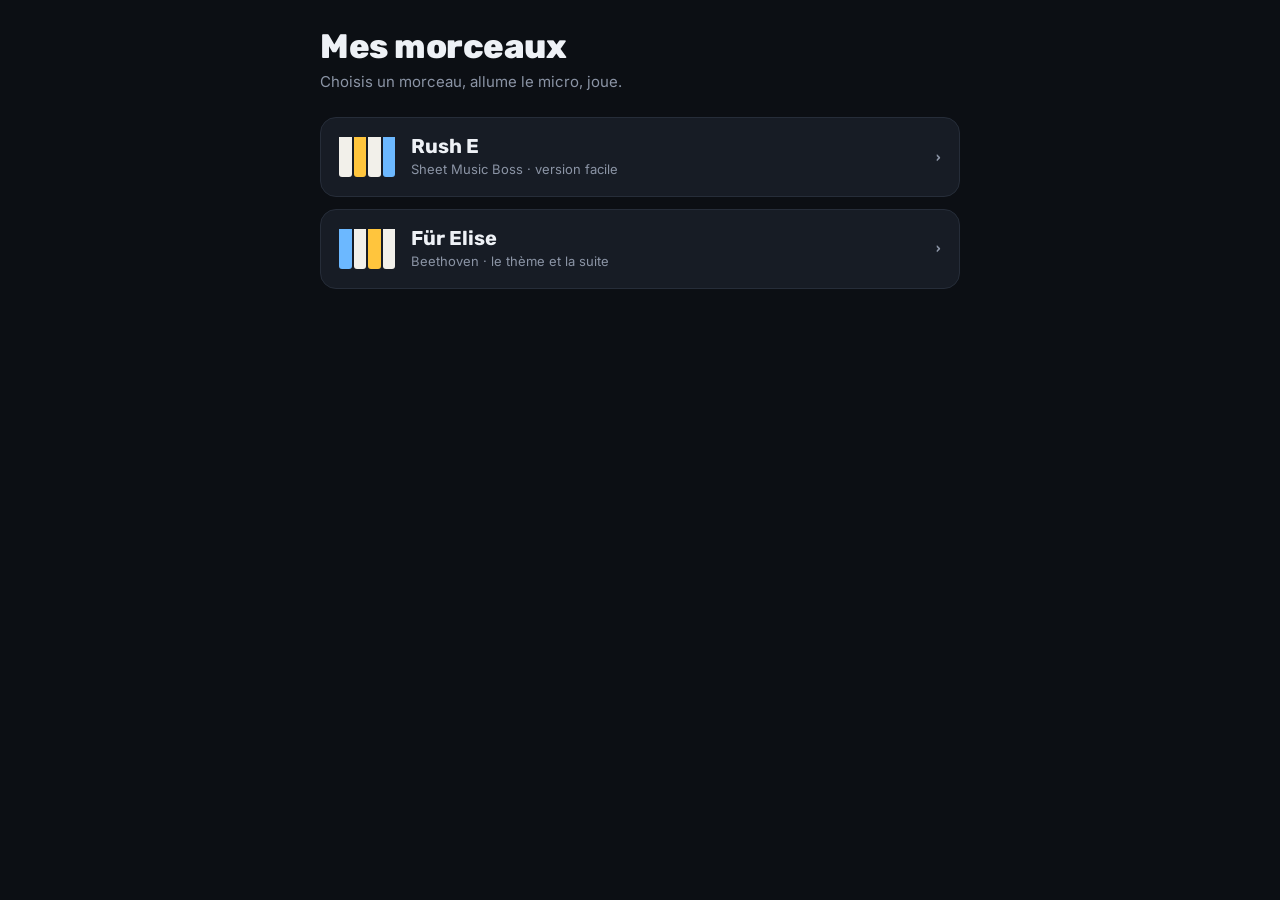
<file: index.html>
<!doctype html>
<html lang="fr">
<head>
<meta charset="utf-8">
<meta name="viewport" content="width=device-width,initial-scale=1,viewport-fit=cover">
<title>Mes morceaux au piano</title>
<link rel="preconnect" href="https://fonts.googleapis.com">
<link rel="preconnect" href="https://fonts.gstatic.com" crossorigin>
<link rel="stylesheet" href="https://fonts.googleapis.com/css2?family=Rubik:wght@500;700;800&family=Inter:wght@400;500;600&display=swap">
<style>
:root{--ink:#0c0f14;--panel:#171c25;--line:#262d39;--muted:#8b94a5;--text:#eef1f6;--amber:#ffc53d;--lh:#6cb8ff;
  --f-display:"Rubik",ui-rounded,system-ui,sans-serif;--f-text:"Inter",system-ui,-apple-system,"Segoe UI",Roboto,sans-serif;color-scheme:dark}
*{box-sizing:border-box}
html,body{margin:0;min-height:100%}
body{background:var(--ink);color:var(--text);font:15px/1.45 var(--f-text);
  padding-block:max(28px,env(safe-area-inset-top,0px)) max(28px,env(safe-area-inset-bottom,0px));
  padding-left:max(16px,env(safe-area-inset-left,0px));padding-right:max(16px,env(safe-area-inset-right,0px))}
main{max-width:640px;margin:0 auto}
h1{font:800 34px/1.1 var(--f-display);margin:0 0 6px;letter-spacing:-.5px}
p{color:var(--muted);margin:0 0 24px}
.list{display:grid;gap:12px}
a.song{display:flex;align-items:center;gap:16px;padding:16px 18px;border:1px solid var(--line);border-radius:16px;background:var(--panel);color:inherit;text-decoration:none}
a.song:hover,a.song:focus-visible{border-color:var(--amber);outline:none}
.keys{flex:none;width:56px;height:40px;display:grid;grid-template-columns:repeat(4,1fr);gap:2px}
.keys i{background:#f2f0ea;border-radius:0 0 3px 3px}
.keys i.on{background:var(--amber)}.keys i.lh{background:var(--lh)}
.song b{display:block;font:700 20px/1.2 var(--f-display)}
.song span{color:var(--muted);font-size:13px}
.go{margin-left:auto;color:var(--muted);font:700 22px/1 var(--f-display)}
</style>
</head>
<body>
<main>
  <h1>Mes morceaux</h1>
  <p>Choisis un morceau, allume le micro, joue.</p>
  <div class="list">
    <a class="song" href="rush-e/"><div class="keys" aria-hidden="true"><i></i><i class="on"></i><i></i><i class="lh"></i></div>
      <div><b>Rush E</b><span>Sheet Music Boss · version facile</span></div><span class="go">›</span></a>
    <a class="song" href="fur-elise/"><div class="keys" aria-hidden="true"><i class="lh"></i><i></i><i class="on"></i><i></i></div>
      <div><b>Für Elise</b><span>Beethoven · le thème et la suite</span></div><span class="go">›</span></a>
  </div>
</main>
</body>
</html>
</file>
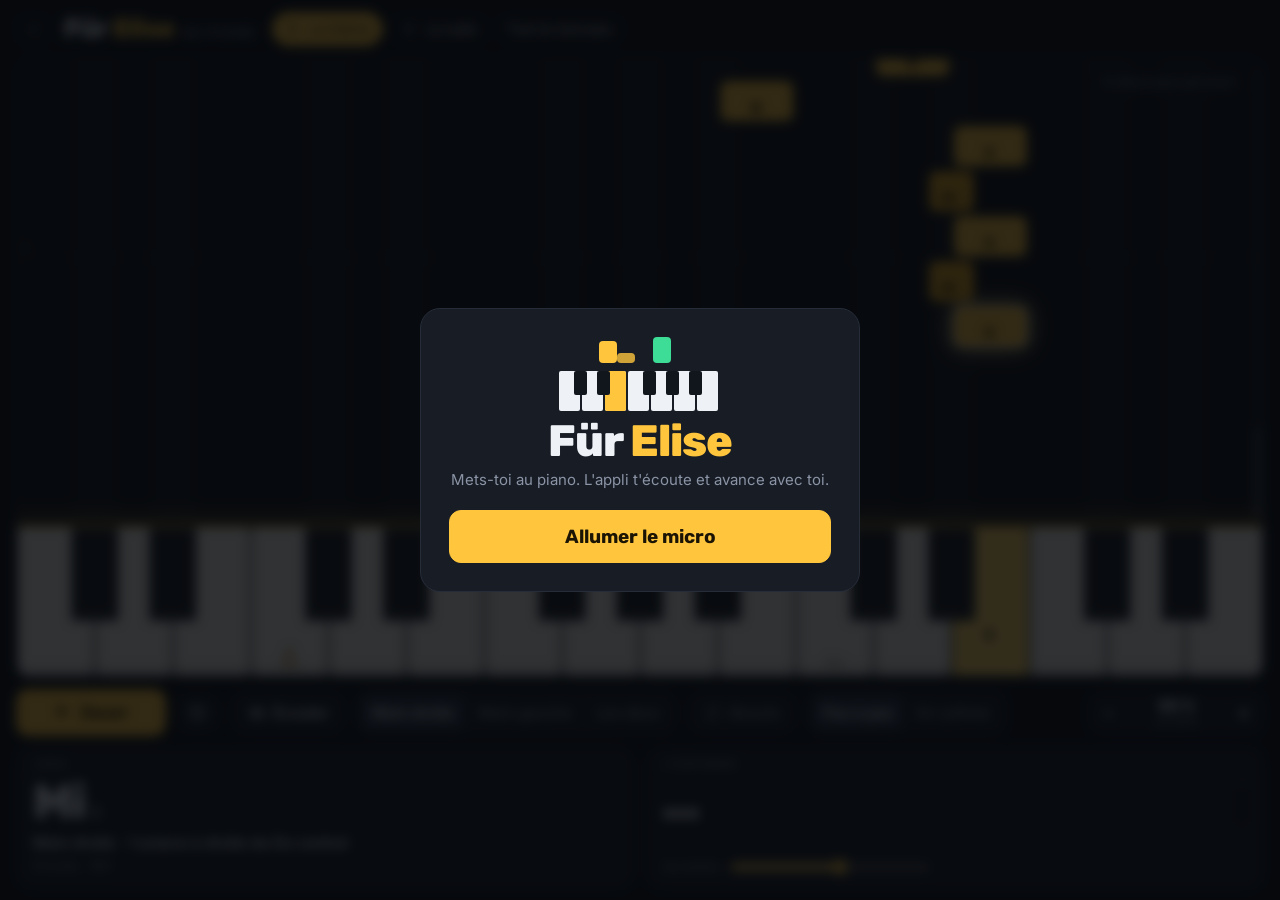
<file: fur-elise/index.html>
<!doctype html>
<html lang="fr">
<head>
<meta charset="utf-8">
<meta name="viewport" content="width=device-width,initial-scale=1,viewport-fit=cover">
<title>Für Elise · Piano</title>
<link rel="preconnect" href="https://fonts.googleapis.com">
<link rel="preconnect" href="https://fonts.gstatic.com" crossorigin>
<link rel="stylesheet" href="https://fonts.googleapis.com/css2?family=Rubik:wght@500;700;800&family=Inter:wght@400;500;600&display=swap">
<link rel="stylesheet" href="../piano/trainer.css">
</head>
<body>
<div id="app">
  <header>
    <a class="home" href="../" aria-label="Tous les morceaux">‹</a>
    <div class="brand"><b>Für <i>Elise</i></b><span>au piano</span></div>
    <nav class="chips" id="chips" aria-label="Parties du morceau"></nav>
  </header>

  <section class="stage" id="stage">
    <canvas id="hw" aria-label="Notes qui tombent sur le clavier"></canvas>
    <div class="big" id="big"></div>
    <div class="pop" id="pop"></div>
    <div class="scrollhint" id="scrollHint">⇅ Glisse pour parcourir</div>
  </section>

  <section class="controls">
    <button class="btn primary" id="playBtn" type="button"><span id="playIc"></span><span id="playTx">Jouer</span></button>
    <button class="btn icon" id="restartBtn" type="button" title="Recommencer (R)" aria-label="Recommencer"></button>
    <button class="btn" id="listenBtn" type="button"></button>
    <div class="seg" role="group" aria-label="Main">
      <button type="button" id="hRight" aria-pressed="true">Main droite</button>
      <button type="button" id="hLeft" aria-pressed="false">Main gauche</button>
      <button type="button" id="hBoth" aria-pressed="false">Les deux</button>
    </div>
    <button class="btn toggle" id="bassBtn" type="button" aria-pressed="false" title="La main gauche ne joue que les basses (sans les accords)">Basses seules</button>
    <button class="btn toggle" id="loopBtn" type="button" aria-pressed="false" title="Rejouer en boucle la mesure où tu es"></button>
    <div class="seg" role="group" aria-label="Mode">
      <button type="button" id="mWait" aria-pressed="true">Pas à pas</button>
      <button type="button" id="mRhythm" aria-pressed="false">En rythme</button>
    </div>
    <span class="spacer"></span>
    <div class="speed" role="group" aria-label="Vitesse">
      <button type="button" id="slower" aria-label="Moins vite">−</button>
      <output id="speedOut"><b>50 %</b><small>55 BPM</small></output>
      <button type="button" id="faster" aria-label="Plus vite">+</button>
    </div>
  </section>

  <section class="panel">
    <div class="card">
      <div class="lbl">Joue</div>
      <div class="note-big" id="tNote">Mi</div>
      <div class="where" id="tWhere"></div>
      <div class="next" id="tNext"></div>
    </div>
    <div class="card">
      <div class="lbl">J'entends</div>
      <div class="row">
        <div class="heard-note" id="hNote">…</div>
        <div class="meter" title="Volume du micro"><i id="lvl"></i><u id="gateMark"></u></div>
      </div>
      <div class="hint" id="hHint"></div>
      <label class="sens" for="sens">Sensibilité <input type="range" id="sens" min="1" max="10" step="1" value="6"></label>
    </div>
  </section>
</div>

<div class="overlay" id="startOv">
  <div class="dialog">
    <svg class="logo" viewBox="0 0 170 76" aria-hidden="true">
      <rect x="44" y="4" width="18" height="22" rx="4" fill="#ffc53d"/><rect x="62" y="16" width="18" height="10" rx="4" fill="#ffc53d" opacity=".8"/><rect x="98" y="0" width="18" height="26" rx="4" fill="#3ddc97"/>
      <g fill="#eef1f6"><rect x="4" y="34" width="21" height="40" rx="2"/><rect x="27" y="34" width="21" height="40" rx="2"/><rect x="50" y="34" width="21" height="40" rx="2"/><rect x="73" y="34" width="21" height="40" rx="2"/><rect x="96" y="34" width="21" height="40" rx="2"/><rect x="119" y="34" width="21" height="40" rx="2"/><rect x="142" y="34" width="21" height="40" rx="2"/></g>
      <rect x="50" y="34" width="21" height="40" rx="2" fill="#ffc53d"/>
      <g fill="#11151c"><rect x="19" y="34" width="13" height="24" rx="2"/><rect x="42" y="34" width="13" height="24" rx="2"/><rect x="88" y="34" width="13" height="24" rx="2"/><rect x="111" y="34" width="13" height="24" rx="2"/><rect x="134" y="34" width="13" height="24" rx="2"/></g>
    </svg>
    <h1>Für <i>Elise</i></h1>
    <p>Mets-toi au piano. L'appli t'écoute et avance avec toi.</p>
    <div class="err" id="startErr" hidden></div>
    <button class="btn primary" id="goBtn" type="button">Allumer le micro</button>
    <button class="mini" id="noMicBtn" type="button" hidden>Continuer sans micro</button>
  </div>
</div>

<div class="overlay" id="endOv" hidden>
  <div class="dialog">
    <div class="lbl" id="endSec">Les Mi</div>
    <div class="stars" id="endStars"></div>
    <div class="score" id="endScore"></div>
    <button class="btn primary" id="endNext" type="button">Partie suivante</button>
    <div class="btns">
      <button class="btn" id="endAgain" type="button">Rejouer</button>
      <button class="btn" id="endFaster" type="button">Plus vite</button>
    </div>
  </div>
</div>

<script src="../piano/trainer.js"></script>
<script>
// Für Elise (Beethoven, WoO 59), en la mineur, mesure à 3/8.
// Unité = la croche ; une double croche = 0,5. Deux notes d'anacrouse (Mi Ré♯) avant la mesure 1.
PianoTrainer(({N})=>{
const OFF=1,BAR=3;
const at=(off,bar,s)=>off+(bar-1)*BAR+s*.5;           // s = double croche n° 0 à 5 dans la mesure
const six=(off,bar,arr)=>arr.map((m,s)=>N(at(off,bar,s),.5,m));
// Main gauche : arpège de trois doubles croches au début de chaque mesure (la 3e est tenue).
const arp=(off,bar,[a,b,c])=>[N(at(off,bar,0),.5,a),N(at(off,bar,1),.5,b),N(at(off,bar,2),1,c)];
const LA=[45,52,57],MI=[40,52,56],DO=[48,55,60],SOL=[43,55,59];
// Mesure « une note longue puis trois doubles croches » (le motif La… Do Mi La)
const tri=(off,bar,long,a,b,c,dur=1)=>[N(at(off,bar,0),dur,long),N(at(off,bar,3),.5,a),N(at(off,bar,4),.5,b),N(at(off,bar,5),.5,c)];

function theme(off,{pickup=true}={}){
  const rh=[...(pickup?[N(off-1,.5,76),N(off-.5,.5,75)]:[]),
    ...six(off,1,[76,75,76,71,74,72]), ...tri(off,2,69,60,64,69), ...tri(off,3,71,64,68,71), ...tri(off,4,72,64,76,75),
    ...six(off,5,[76,75,76,71,74,72]), ...tri(off,6,69,60,64,69), ...tri(off,7,71,64,72,71), N(at(off,8,0),1.5,69)];
  const lh=[...arp(off,2,LA),...arp(off,3,MI),...arp(off,4,LA),...arp(off,6,LA),...arp(off,7,MI),...arp(off,8,LA)];
  return {rh,lh};
}
// Partie B : 2e fin (La Si Do Ré), puis Mi Sol Fa Mi / Ré Fa Mi Ré / Do Mi Ré Do, et Si qui ramène au thème (Mi Ré♯).
function suite(off){
  const rh=[...tri(off,1,69,71,72,74), ...tri(off,2,76,67,77,76,1.5), ...tri(off,3,74,65,76,74,1.5), ...tri(off,4,72,64,74,72,1.5), ...tri(off,5,71,64,76,75)];
  const lh=[...arp(off,1,LA),...arp(off,2,DO),...arp(off,3,SOL),...arp(off,4,LA),...arp(off,5,MI)];
  return {rh,lh};
}
const t=theme(OFF),s=suite(0);
// Tout : thème (sans sa 1re fin) → suite → thème complet
const t1=theme(OFF),cut=at(OFF,8,0),s2=suite(cut),t2=theme(at(OFF,13,0),{pickup:false});
const PARTS={
  theme:{name:'Le thème',off:OFF,len:at(OFF,9,0),rh:t.rh,lh:t.lh},
  suite:{name:'La suite',off:0,len:at(0,6,0),rh:s.rh,lh:s.lh},
  tout:{name:'Tout le morceau',off:OFF,len:at(OFF,21,0),
    rh:[...t1.rh.filter(n=>n.beat<cut),...s2.rh,...t2.rh],lh:[...t1.lh.filter(n=>n.beat<cut),...s2.lh,...t2.lh]}
};
return {key:'furElise.piano.v1',bpm:130,bar:BAR,start:'theme',order:['theme','suite'],parts:PARTS,
  // « Basses seules » : la main gauche ne garde que la basse du début de chaque mesure
  isBass:(n,part)=>Math.abs((((n.beat-(part.off||0))%BAR)+BAR)%BAR)<1e-6};
});
</script>
</body>
</html>
</file>
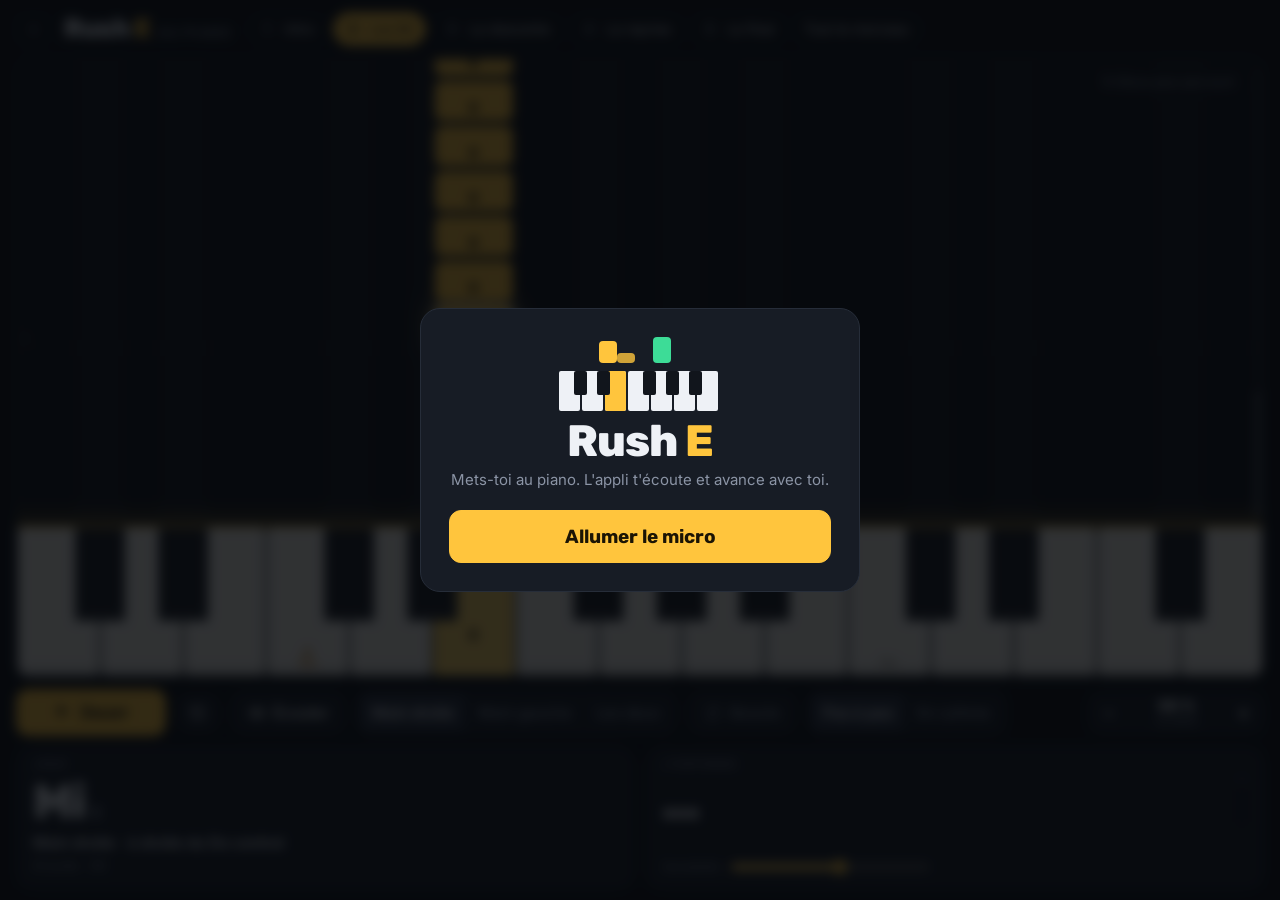
<file: rush-e/index.html>
<!doctype html>
<html lang="fr">
<head>
<meta charset="utf-8">
<meta name="viewport" content="width=device-width,initial-scale=1,viewport-fit=cover">
<title>Rush E · Piano</title>
<link rel="preconnect" href="https://fonts.googleapis.com">
<link rel="preconnect" href="https://fonts.gstatic.com" crossorigin>
<link rel="stylesheet" href="https://fonts.googleapis.com/css2?family=Rubik:wght@500;700;800&family=Inter:wght@400;500;600&display=swap">
<link rel="stylesheet" href="../piano/trainer.css">
</head>
<body>
<div id="app">
  <header>
    <a class="home" href="../" aria-label="Tous les morceaux">‹</a>
    <div class="brand"><b>Rush <i>E</i></b><span>au piano</span></div>
    <nav class="chips" id="chips" aria-label="Parties du morceau"></nav>
  </header>

  <section class="stage" id="stage">
    <canvas id="hw" aria-label="Notes qui tombent sur le clavier"></canvas>
    <div class="big" id="big"></div>
    <div class="pop" id="pop"></div>
    <div class="scrollhint" id="scrollHint">⇅ Glisse pour parcourir</div>
  </section>

  <section class="controls">
    <button class="btn primary" id="playBtn" type="button"><span id="playIc"></span><span id="playTx">Jouer</span></button>
    <button class="btn icon" id="restartBtn" type="button" title="Recommencer (R)" aria-label="Recommencer"></button>
    <button class="btn" id="listenBtn" type="button"></button>
    <div class="seg" role="group" aria-label="Main">
      <button type="button" id="hRight" aria-pressed="true">Main droite</button>
      <button type="button" id="hLeft" aria-pressed="false">Main gauche</button>
      <button type="button" id="hBoth" aria-pressed="false">Les deux</button>
    </div>
    <button class="btn toggle" id="bassBtn" type="button" aria-pressed="false" title="La main gauche ne joue que les basses (sans les accords)">Basses seules</button>
    <button class="btn toggle" id="loopBtn" type="button" aria-pressed="false" title="Rejouer en boucle la mesure où tu es"></button>
    <div class="seg" role="group" aria-label="Mode">
      <button type="button" id="mWait" aria-pressed="true">Pas à pas</button>
      <button type="button" id="mRhythm" aria-pressed="false">En rythme</button>
    </div>
    <span class="spacer"></span>
    <div class="speed" role="group" aria-label="Vitesse">
      <button type="button" id="slower" aria-label="Moins vite">−</button>
      <output id="speedOut"><b>50 %</b><small>55 BPM</small></output>
      <button type="button" id="faster" aria-label="Plus vite">+</button>
    </div>
  </section>

  <section class="panel">
    <div class="card">
      <div class="lbl">Joue</div>
      <div class="note-big" id="tNote">Mi</div>
      <div class="where" id="tWhere"></div>
      <div class="next" id="tNext"></div>
    </div>
    <div class="card">
      <div class="lbl">J'entends</div>
      <div class="row">
        <div class="heard-note" id="hNote">…</div>
        <div class="meter" title="Volume du micro"><i id="lvl"></i><u id="gateMark"></u></div>
      </div>
      <div class="hint" id="hHint"></div>
      <label class="sens" for="sens">Sensibilité <input type="range" id="sens" min="1" max="10" step="1" value="6"></label>
    </div>
  </section>
</div>

<div class="overlay" id="startOv">
  <div class="dialog">
    <svg class="logo" viewBox="0 0 170 76" aria-hidden="true">
      <rect x="44" y="4" width="18" height="22" rx="4" fill="#ffc53d"/><rect x="62" y="16" width="18" height="10" rx="4" fill="#ffc53d" opacity=".8"/><rect x="98" y="0" width="18" height="26" rx="4" fill="#3ddc97"/>
      <g fill="#eef1f6"><rect x="4" y="34" width="21" height="40" rx="2"/><rect x="27" y="34" width="21" height="40" rx="2"/><rect x="50" y="34" width="21" height="40" rx="2"/><rect x="73" y="34" width="21" height="40" rx="2"/><rect x="96" y="34" width="21" height="40" rx="2"/><rect x="119" y="34" width="21" height="40" rx="2"/><rect x="142" y="34" width="21" height="40" rx="2"/></g>
      <rect x="50" y="34" width="21" height="40" rx="2" fill="#ffc53d"/>
      <g fill="#11151c"><rect x="19" y="34" width="13" height="24" rx="2"/><rect x="42" y="34" width="13" height="24" rx="2"/><rect x="88" y="34" width="13" height="24" rx="2"/><rect x="111" y="34" width="13" height="24" rx="2"/><rect x="134" y="34" width="13" height="24" rx="2"/></g>
    </svg>
    <h1>Rush <i>E</i></h1>
    <p>Mets-toi au piano. L'appli t'écoute et avance avec toi.</p>
    <div class="err" id="startErr" hidden></div>
    <button class="btn primary" id="goBtn" type="button">Allumer le micro</button>
    <button class="mini" id="noMicBtn" type="button" hidden>Continuer sans micro</button>
  </div>
</div>

<div class="overlay" id="endOv" hidden>
  <div class="dialog">
    <div class="lbl" id="endSec">Les Mi</div>
    <div class="stars" id="endStars"></div>
    <div class="score" id="endScore"></div>
    <button class="btn primary" id="endNext" type="button">Partie suivante</button>
    <div class="btns">
      <button class="btn" id="endAgain" type="button">Rejouer</button>
      <button class="btn" id="endFaster" type="button">Plus vite</button>
    </div>
  </div>
</div>

<script src="../piano/trainer.js"></script>
<script>
PianoTrainer(({N,eighths,rep})=>{
// Main gauche « La mineur » : La grave, Do+Mi, Mi grave, Do+Mi.
function amPattern(){const r=[];for(let b=0;b<4;b++)r.push(N(4*b,1,45),N(4*b+1,1,[48,52]),N(4*b+2,1,40),N(4*b+3,1,[48,52]));return r;}

// Notes relevées dans la vidéo (son + blocs qui tombent), à la hauteur réelle du piano.
// 64 = Mi juste au-dessus du Do central (60).
const PARTS={
  intro:{name:'Intro',len:16,rh:[],lh:amPattern()},
  mi:{name:'Les Mi',len:16,
      rh:[...eighths(0,rep(21,64)),N(10.5,.5,65),N(11,.5,64),N(11.5,.5,63),N(12,1,64),N(13,1,69),N(14,2,72)],
      lh:amPattern()},
  descente:{name:'La descente',len:16,
      rh:[...eighths(0,[74,74,74,74,74,72,71,74, 72,72,72,72,72,71,69,72, 71,71,71,71]),N(10,1,66),N(11,1,71),N(12,2,68)],
      lh:[N(0,1,44),N(1,1,[50,52]),N(2,1,40),N(3,1,[50,52]),N(4,1,45),N(5,1,[48,52]),N(6,1,40),N(7,1,[48,52]),
          N(8,1,47),N(9,1,[54,57]),N(10,1,42),N(11,1,[51,57]),N(12,2,[52,56])]},
  reprise:{name:'La reprise',len:16,
      rh:[...eighths(0,rep(16,64)),...eighths(8,[64,65,64,63]),N(10,1,64),N(11,.5,69),N(11.5,.5,72),N(12,1,76),N(13,1,81),N(14,2,84)],
      lh:amPattern()},
  final:{name:'Le final',len:14,
      rh:[...eighths(0,[86,84,83,86,84,83,81,84, 83,81,80,83,81,76,72,69, 77,76,74,72,71,69,68,71]),N(12,2,69)],
      lh:[N(0,1,50),N(1,1,[53,57]),N(2,1,48),N(3,1,[52,57]),N(4,1,47),N(5,1,[52,56]),N(6,1,45),N(7,1,[52,57]),
          N(8,1,40),N(9,1,42),N(10,2,44),N(12,2,[45,57])]}
};
const ORDER=['intro','mi','descente','reprise','final'];
(function buildAll(){
  let off=0;const rh=[],lh=[];
  ORDER.forEach(id=>{const p=PARTS[id];
    // « Tout » à la main droite : l'intro se joue quand même (elle n'existe qu'à la main gauche).
    (id==='intro'?p.lh:p.rh).forEach(n=>rh.push({...N(n.beat+off,n.dur,n.m),hand:id==='intro'?'lh':'rh'}));
    p.lh.forEach(n=>lh.push(N(n.beat+off,n.dur,n.m)));off+=p.len;});
  PARTS.tout={name:'Tout le morceau',len:off,rh,lh};
})();
return {key:'rushE.piano.v1',bpm:110,bar:4,start:'mi',order:ORDER,parts:PARTS};
});
</script>
</body>
</html>
</file>
<file: piano/trainer.css>
/* Moteur partagé des entraîneurs de piano (Rush E, Für Elise…). */
/* Comme dans la vidéo : les notes tombent sur le clavier. En dessous, « Joue » et « J'entends ». */
:root{
  --ink:#0c0f14;        /* fond */
  --stage:#0f1218;      /* zone où tombent les notes */
  --panel:#171c25;      /* cartes */
  --line:#262d39;       /* filets */
  --muted:#8b94a5;      /* texte secondaire */
  --text:#eef1f6;       /* texte */
  --amber:#ffc53d;      /* notes à jouer (comme la vidéo) */
  --amber-hi:#ffe08a;
  --mint:#3ddc97;       /* réussi */
  --lh:#6cb8ff;         /* main gauche */
  --coral:#ff6b6b;      /* raté */
  --f-display:"Rubik", ui-rounded, "SF Pro Rounded", system-ui, sans-serif;
  --f-text:"Inter", system-ui, -apple-system, "Segoe UI", Roboto, sans-serif;
  color-scheme:dark;
}
*{box-sizing:border-box}
[hidden]{display:none!important}
html,body{height:100%;margin:0}
body{background:var(--ink);color:var(--text);font:15px/1.45 var(--f-text);-webkit-font-smoothing:antialiased;overflow:hidden}
button{font:inherit;color:inherit;cursor:pointer}
button:disabled{cursor:default;opacity:.35}
button:focus-visible,input:focus-visible{outline:2px solid var(--amber);outline-offset:2px}

#app{height:100%;display:flex;flex-direction:column;gap:10px;
  padding-block:max(10px,env(safe-area-inset-top,0px)) max(10px,env(safe-area-inset-bottom,0px));
  padding-left:max(16px,env(safe-area-inset-left,0px));padding-right:max(16px,env(safe-area-inset-right,0px))}

header{display:flex;align-items:center;gap:14px;min-width:0}
.home{flex:none;width:34px;height:34px;border-radius:10px;border:1px solid var(--line);display:grid;place-items:center;color:var(--muted);text-decoration:none;font:700 20px/1 var(--f-display)}
.home:hover{color:var(--text)}
.brand{display:flex;align-items:baseline;gap:8px;flex:none}
.brand b{font:800 26px/1 var(--f-display);letter-spacing:-.5px}
.brand b i{font-style:normal;color:var(--amber)}
.brand span{font:500 13px/1 var(--f-display);color:var(--muted);text-transform:uppercase;letter-spacing:.12em}
.chips{display:flex;gap:6px;overflow-x:auto;min-width:0;flex:1;scrollbar-width:none;padding:2px}
.chips::-webkit-scrollbar{display:none}
.chip{flex:none;border:1px solid var(--line);background:transparent;border-radius:999px;padding:6px 12px 6px 10px;display:flex;align-items:center;gap:8px;white-space:nowrap;font-size:14px}
.chip .num{font:700 12px/1 var(--f-display);color:var(--muted);width:18px;height:18px;border-radius:50%;display:grid;place-items:center;border:1px solid var(--line)}
.chip .st{font-size:11px;letter-spacing:1px;color:var(--amber)}
.chip .st i{font-style:normal;color:#3a4250}
.chip[aria-pressed="true"]{background:var(--amber);color:#1b1404;border-color:var(--amber)}
.chip[aria-pressed="true"] .num{color:#1b1404;border-color:rgba(27,20,4,.35)}
.chip[aria-pressed="true"] .st,.chip[aria-pressed="true"] .st i{color:#1b1404}
.chip[aria-pressed="true"] .st i{opacity:.3}

.stage{position:relative;flex:1;min-height:240px;border-radius:16px;overflow:hidden;background:var(--stage);border:1px solid var(--line)}
#hw{position:absolute;inset:0;width:100%;height:100%;display:block;touch-action:none;cursor:grab}
#hw.dragging{cursor:grabbing}
.scrollhint{position:absolute;top:10px;right:16px;pointer-events:none;font:600 12px/1 var(--f-text);color:var(--muted);background:rgba(12,15,20,.7);border:1px solid var(--line);border-radius:999px;padding:6px 10px;transition:opacity .3s}
.big{position:absolute;inset:0 0 25% 0;display:grid;place-items:center;pointer-events:none;font:800 min(26vh,150px)/1 var(--f-display);color:var(--amber);text-shadow:0 0 40px rgba(255,197,61,.35)}
.pop{position:absolute;top:14px;left:0;right:0;text-align:center;pointer-events:none;font:700 18px/1 var(--f-display);opacity:0;transition:opacity .25s}
.pop.on{opacity:1}

.controls{display:flex;flex-wrap:wrap;align-items:center;gap:10px}
.btn{border:1px solid var(--line);background:var(--panel);border-radius:12px;padding:10px 16px;display:inline-flex;align-items:center;gap:8px;font-weight:600}
.btn:hover{border-color:#3a4352}
.btn.primary{background:var(--amber);border-color:var(--amber);color:#1b1404;font:700 17px/1 var(--f-display);padding:12px 22px;min-width:150px;justify-content:center}
.btn.primary:hover{background:var(--amber-hi)}
.btn.icon{padding:10px 12px}
.btn svg{width:18px;height:18px;flex:none}
.seg{display:inline-flex;background:var(--panel);border:1px solid var(--line);border-radius:12px;padding:3px}
.seg button{border:0;background:transparent;border-radius:9px;padding:8px 12px;font-weight:600;color:var(--muted)}
.seg button[aria-pressed="true"]{background:#2a3140;color:var(--text)}
.speed{display:inline-flex;align-items:center;gap:4px;background:var(--panel);border:1px solid var(--line);border-radius:12px;padding:3px}
.speed button{border:0;background:transparent;width:34px;height:34px;border-radius:9px;font:700 18px/1 var(--f-display)}
.speed button:hover{background:#232a36}
.speed output{min-width:92px;text-align:center;font-variant-numeric:tabular-nums;line-height:1.1}
.speed output b{font:700 16px/1 var(--f-display)}
.speed output small{display:block;color:var(--muted);font-size:11px}
.spacer{flex:1}
.btn.toggle{color:var(--muted)}
.btn.toggle[aria-pressed="true"]{color:var(--text);border-color:var(--lh);background:rgba(108,184,255,.12)}
#loopBtn[aria-pressed="true"]{border-color:var(--mint);background:rgba(61,220,151,.12)}

.panel{display:grid;grid-template-columns:minmax(0,1fr) minmax(0,1fr);gap:10px}
.card{background:var(--panel);border:1px solid var(--line);border-radius:16px;padding:12px 16px;min-width:0}
.lbl{font:600 11px/1 var(--f-text);text-transform:uppercase;letter-spacing:.14em;color:var(--muted)}
.row{display:flex;align-items:flex-end;justify-content:space-between;gap:12px}
.note-big{font:800 48px/1 var(--f-display);margin-top:8px;letter-spacing:-1px;white-space:nowrap;overflow:hidden;text-overflow:ellipsis}
.note-big small{font:600 16px/1 var(--f-display);color:var(--muted);margin-left:6px;letter-spacing:0}
.where{margin-top:6px;font-weight:600}
.next{margin-top:2px;color:var(--muted);font-size:13px}
.heard-note{font:800 48px/1 var(--f-display);margin-top:8px;transition:color .15s}
.heard-note.ok{color:var(--mint)}
.heard-note.off{color:var(--coral)}
.meter{width:10px;height:48px;border-radius:5px;background:#0f1319;border:1px solid var(--line);position:relative;overflow:hidden;flex:none}
.meter i{position:absolute;left:0;right:0;bottom:0;background:linear-gradient(to top,var(--mint),var(--amber));height:0}
.meter u{position:absolute;left:0;right:0;height:2px;background:#fff;opacity:.5}
.hint{margin-top:6px;font-weight:600;min-height:21px}
.hint.ok{color:var(--mint)}.hint.off{color:var(--coral)}
.sens{display:flex;align-items:center;gap:8px;margin-top:4px;color:var(--muted);font-size:12px}
.sens input{flex:1;min-width:0;max-width:200px;accent-color:var(--amber)}

.overlay{position:fixed;inset:0;background:rgba(6,8,11,.82);backdrop-filter:blur(6px);display:grid;place-items:center;z-index:20;padding:20px}
.dialog{background:var(--panel);border:1px solid var(--line);border-radius:20px;padding:28px;max-width:440px;width:100%;text-align:center}
.dialog h1{font:800 44px/1 var(--f-display);margin:6px 0 6px;letter-spacing:-1px}
.dialog h1 i{font-style:normal;color:var(--amber)}
.dialog p{color:var(--muted);margin:0 0 20px}
.dialog .btn.primary{width:100%;font-size:19px;padding:16px}
.dialog .btns{display:flex;gap:8px;margin-top:10px}
.dialog .btns .btn{flex:1;justify-content:center}
.stars{font-size:44px;letter-spacing:6px;color:var(--amber);margin:6px 0 2px}
.stars i{font-style:normal;color:#323a48}
.score{font:700 20px/1.3 var(--f-display);margin-bottom:18px}
.score small{display:block;font:500 14px/1.4 var(--f-text);color:var(--muted)}
.mini{background:none;border:0;color:var(--muted);text-decoration:underline;margin-top:14px;font-size:13px}
.logo{width:170px;height:76px;display:block;margin:0 auto}
.err{color:var(--coral);font-size:14px;margin:-8px 0 16px}

@media (max-width:560px){
  body{overflow:auto}
  #app{height:auto;min-height:100%}
  .stage{flex:none;height:50vh;min-height:280px}
  .brand span{display:none}
  header{flex-wrap:wrap}
  .chips{flex-basis:100%;order:3}
  .btn.primary{flex:1;min-width:0}
  .controls .spacer{display:none}
  .note-big,.heard-note{font-size:36px}
  .card{padding:10px 12px}
}
@media (max-height:520px) and (min-width:561px){
  body{overflow:auto}
  #app{height:auto;min-height:100%;gap:6px;padding-block:max(6px,env(safe-area-inset-top,0px)) max(6px,env(safe-area-inset-bottom,0px))}
  .brand b{font-size:20px}.brand span{display:none}
  .chip{padding:4px 10px 4px 8px;font-size:13px}
  .stage{flex:none;height:calc(100vh - 106px);min-height:190px}
  .controls{gap:6px;flex-wrap:nowrap;overflow-x:auto;scrollbar-width:none}
  .controls::-webkit-scrollbar{display:none}
  .btn{padding:7px 11px;flex:none}.btn.primary{min-width:104px;padding:9px 14px;font-size:15px}
  .seg{flex:none}.seg button{padding:6px 9px;font-size:13px}.btn.toggle{font-size:13px}
  .speed{flex:none}.speed button{width:28px;height:28px}.speed output{min-width:70px}
  .controls .spacer{display:none}
}
@media (prefers-reduced-motion:reduce){*{transition:none!important}}
</file>
